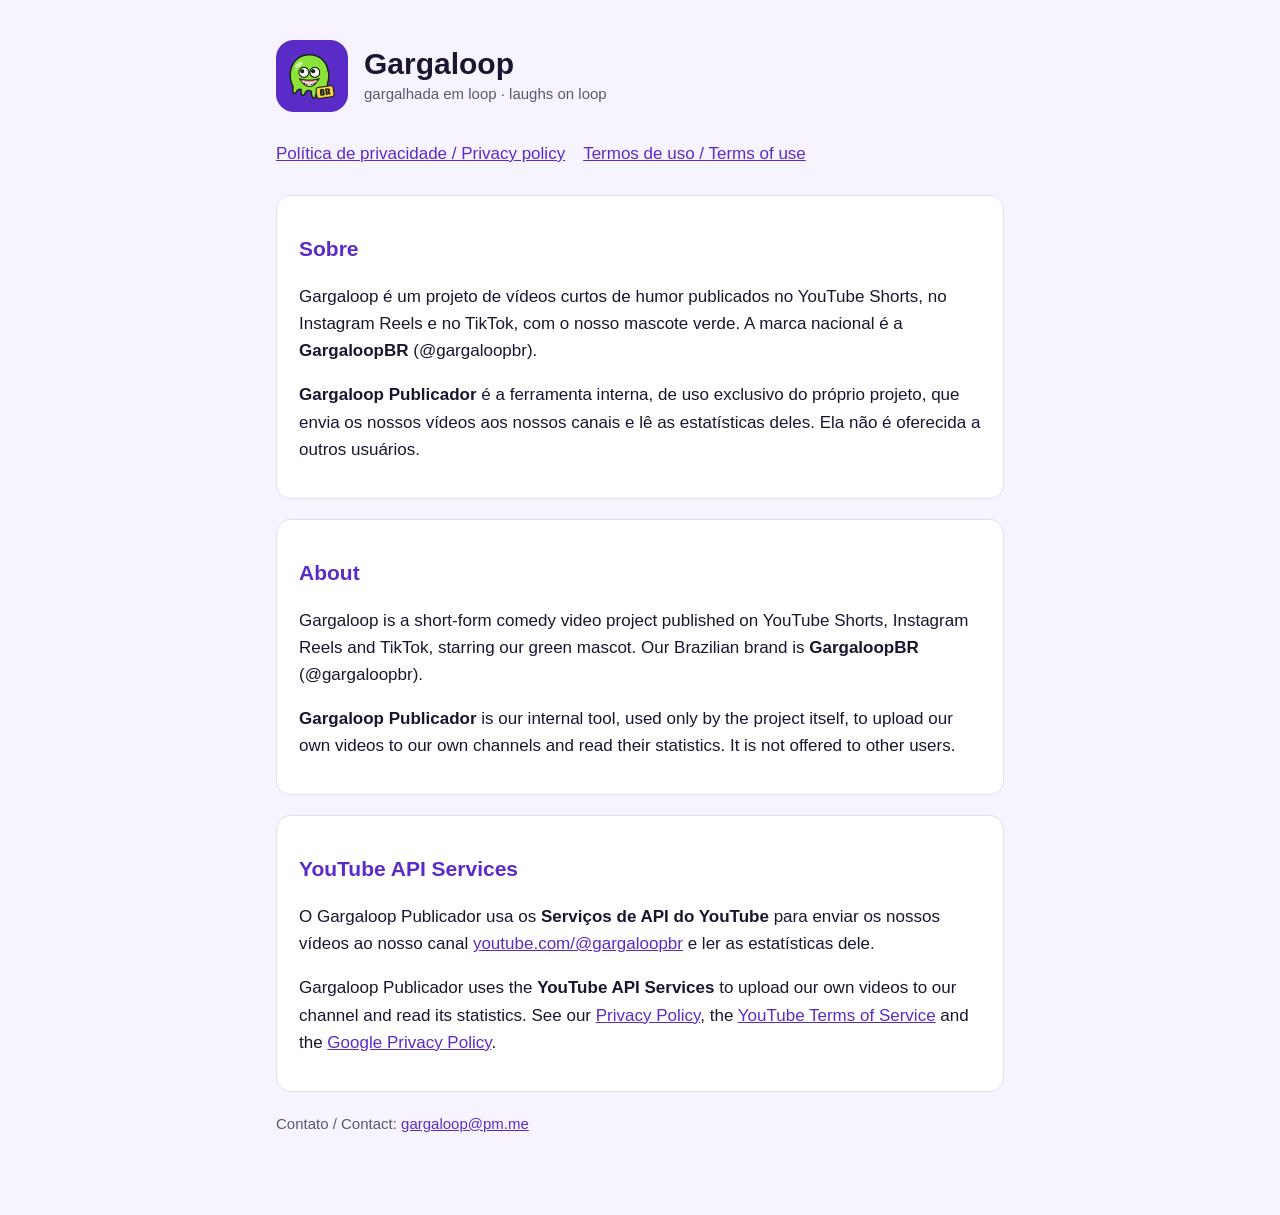
<file: index.html>
<!doctype html>
<html lang="pt-BR">
<head>
  <meta charset="utf-8">
  <meta name="viewport" content="width=device-width, initial-scale=1">
  <title>Gargaloop</title>
  <meta name="description" content="Gargaloop e GargaloopBR: vídeos curtos de humor com o nosso mascote.">
  <link rel="icon" href="logo.png">
  <link rel="stylesheet" href="estilo.css">
</head>
<body>
<main>
  <header>
    <img src="logo.png" alt="Mascote Gargaloop">
    <div>
      <h1>Gargaloop</h1>
      <div class="suave">gargalhada em loop · laughs on loop</div>
    </div>
  </header>
  <nav>
    <a href="privacidade.html">Política de privacidade / Privacy policy</a>
    <a href="termos.html">Termos de uso / Terms of use</a>
  </nav>

  <div class="cartao">
    <h2>Sobre</h2>
    <p>Gargaloop é um projeto de vídeos curtos de humor publicados no YouTube Shorts, no Instagram Reels
      e no TikTok, com o nosso mascote verde. A marca nacional é a <strong>GargaloopBR</strong> (@gargaloopbr).</p>
    <p><strong>Gargaloop Publicador</strong> é a ferramenta interna, de uso exclusivo do próprio projeto, que envia
      os nossos vídeos aos nossos canais e lê as estatísticas deles. Ela não é oferecida a outros usuários.</p>
  </div>

  <div class="cartao" lang="en">
    <h2>About</h2>
    <p>Gargaloop is a short-form comedy video project published on YouTube Shorts, Instagram Reels and TikTok,
      starring our green mascot. Our Brazilian brand is <strong>GargaloopBR</strong> (@gargaloopbr).</p>
    <p><strong>Gargaloop Publicador</strong> is our internal tool, used only by the project itself, to upload our
      own videos to our own channels and read their statistics. It is not offered to other users.</p>
  </div>

  <div class="cartao">
    <h2>YouTube API Services</h2>
    <p>O Gargaloop Publicador usa os <strong>Serviços de API do YouTube</strong> para enviar os nossos vídeos ao nosso canal
      <a href="https://www.youtube.com/@gargaloopbr">youtube.com/@gargaloopbr</a> e ler as estatísticas dele.</p>
    <p lang="en">Gargaloop Publicador uses the <strong>YouTube API Services</strong> to upload our own videos to our channel
      and read its statistics. See our <a href="privacidade.html">Privacy Policy</a>,
      the <a href="https://www.youtube.com/t/terms">YouTube Terms of Service</a> and the
      <a href="https://policies.google.com/privacy">Google Privacy Policy</a>.</p>
  </div>

  <p class="suave">Contato / Contact: <a href="mailto:gargaloop@pm.me">gargaloop@pm.me</a></p>
</main>
</body>
</html>
</file>
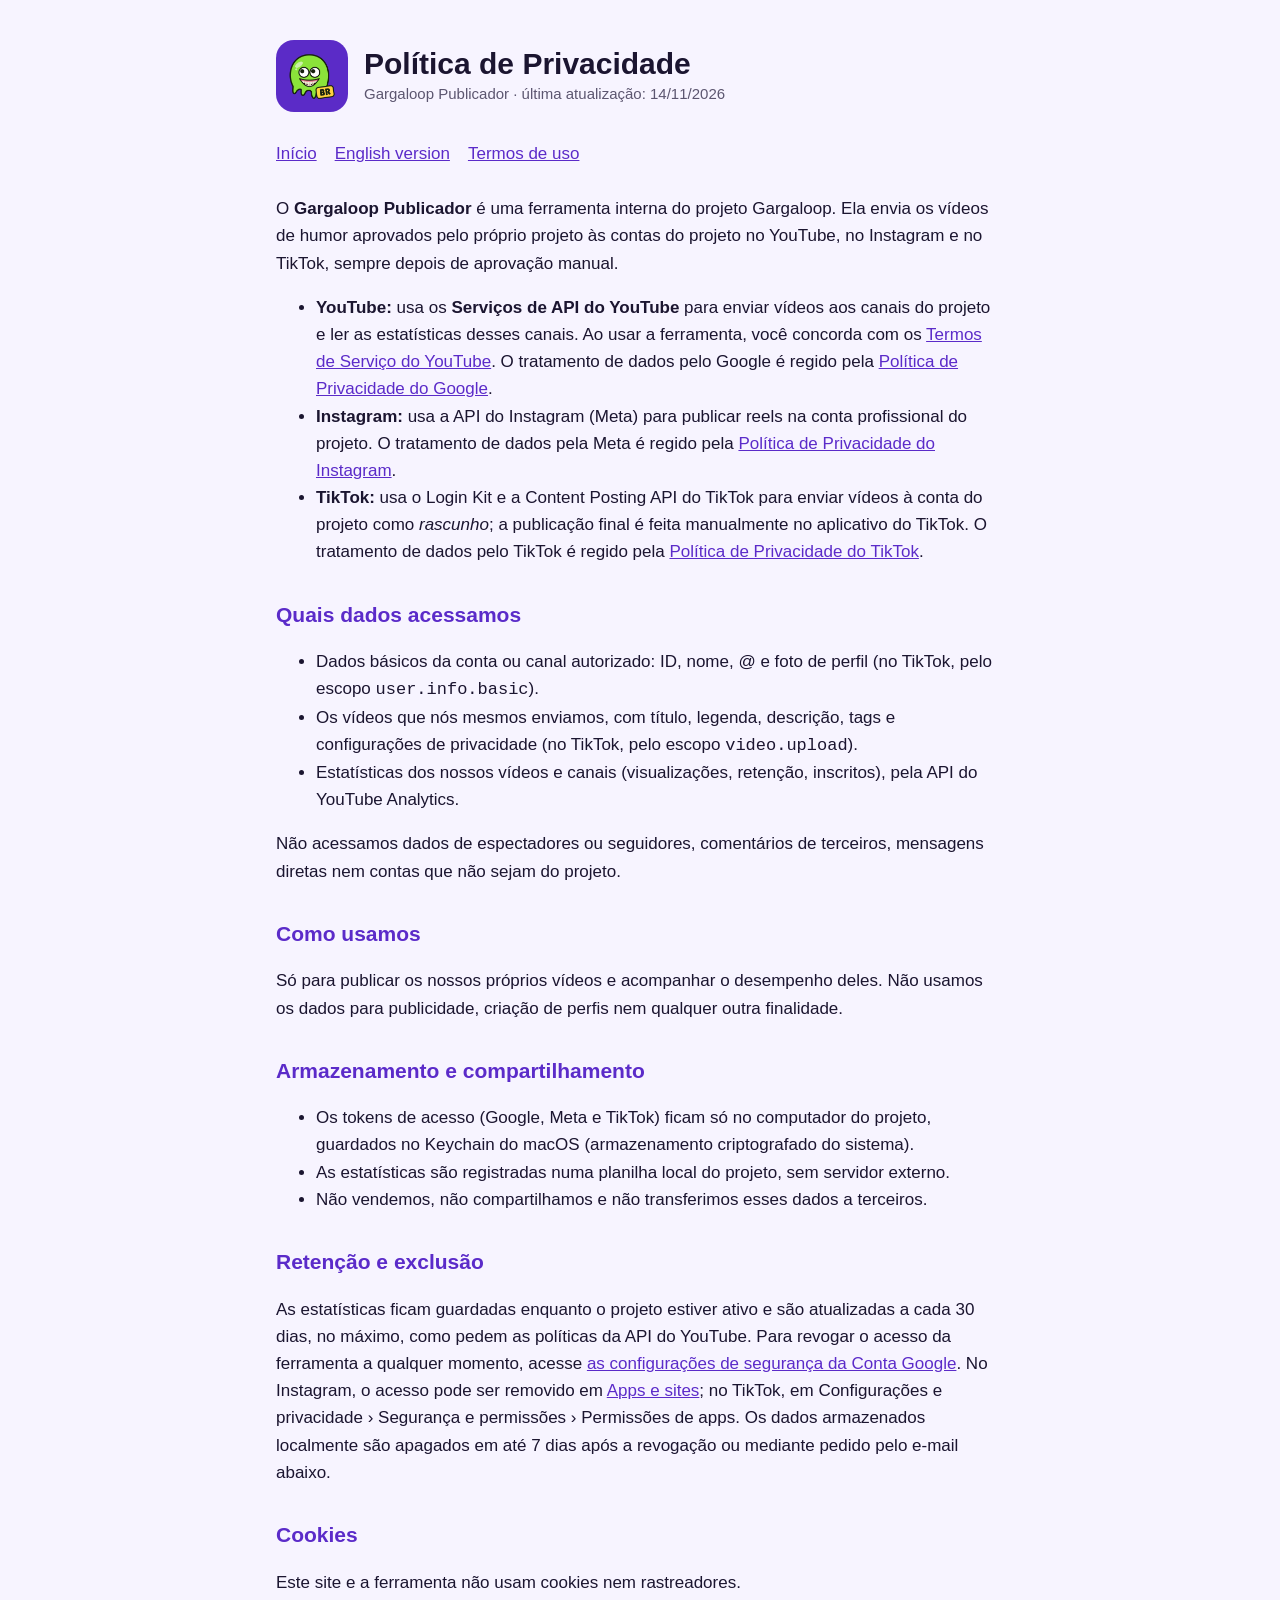
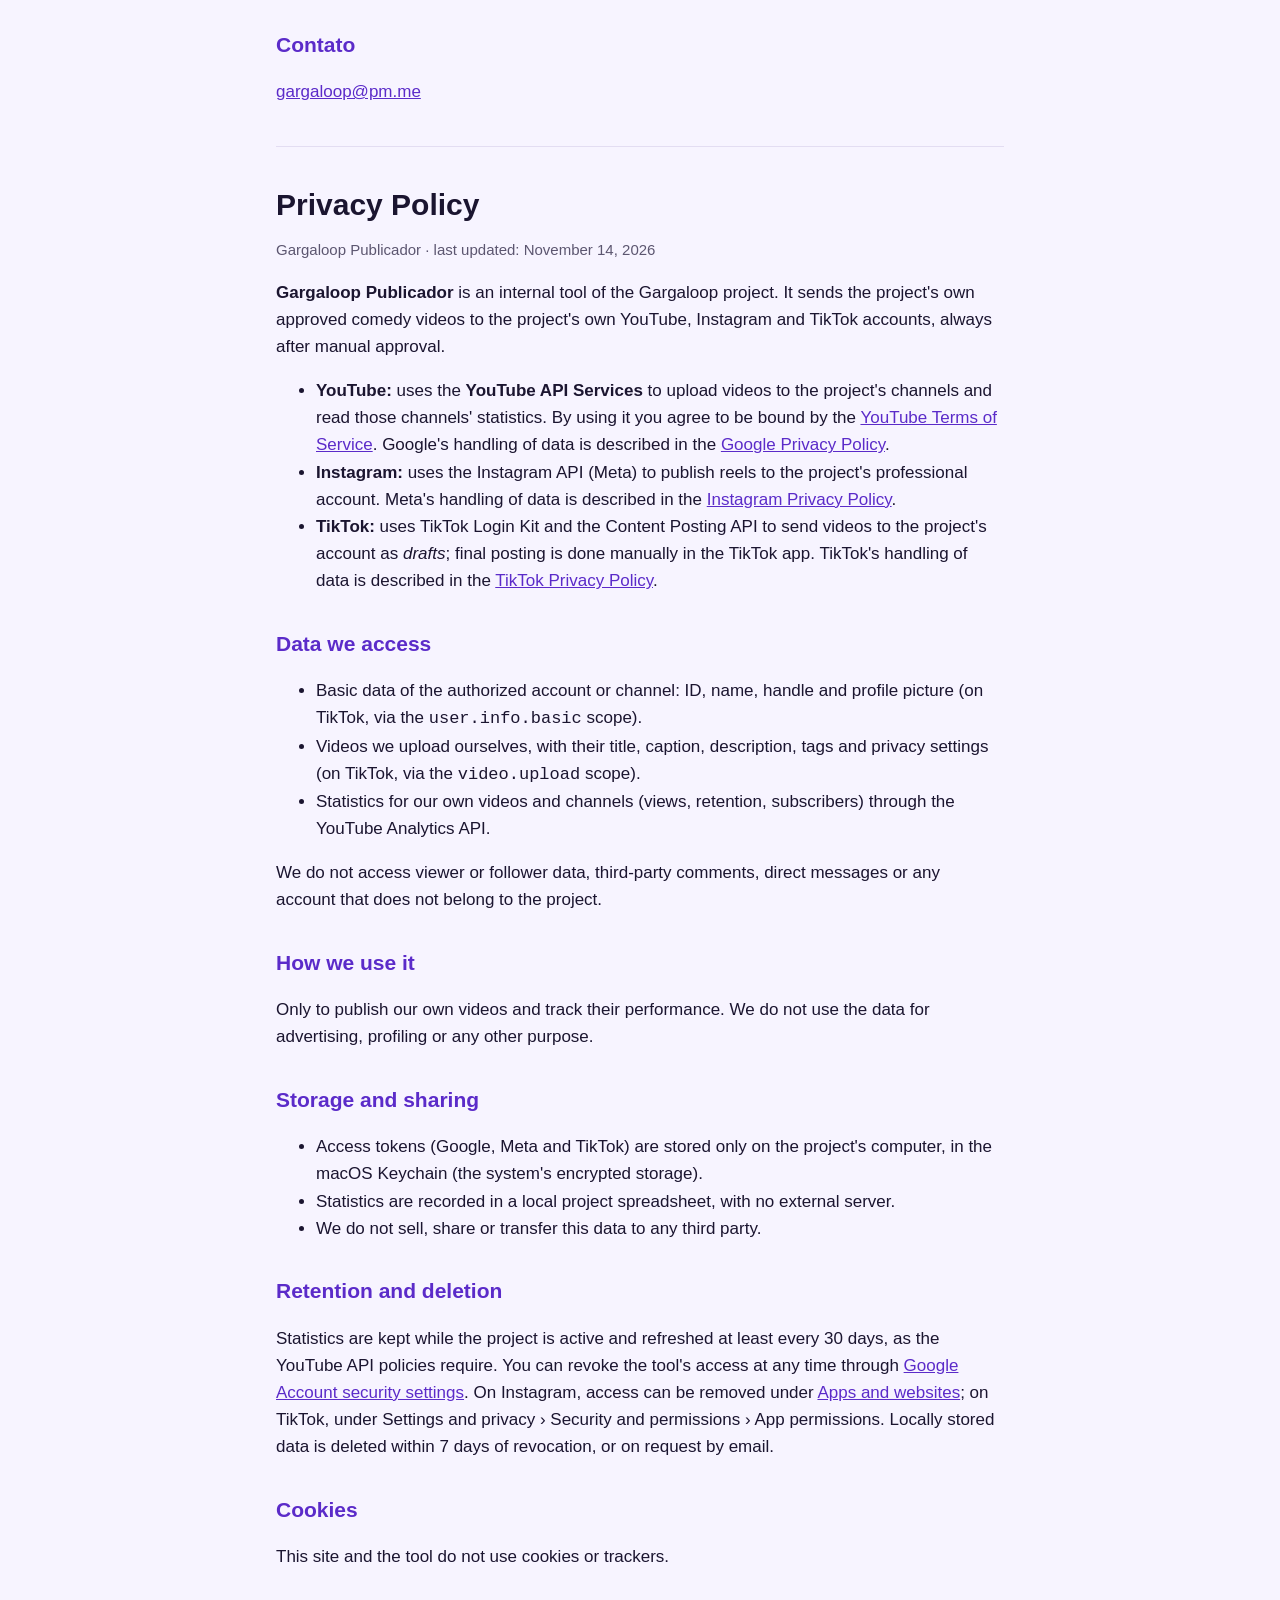
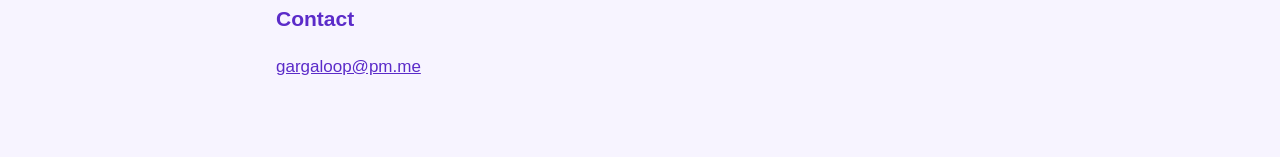
<file: privacidade.html>
<!doctype html>
<html lang="pt-BR">
<head>
  <meta charset="utf-8">
  <meta name="viewport" content="width=device-width, initial-scale=1">
  <title>Política de Privacidade</title>
  <meta name="description" content="Política de privacidade do Gargaloop Publicador (YouTube, Instagram e TikTok).">
  <link rel="icon" href="logo.png">
  <link rel="stylesheet" href="estilo.css">
</head>
<body>
<main>
  <header>
    <img src="logo.png" alt="Mascote Gargaloop">
    <div>
      <h1>Política de Privacidade</h1>
      <div class="suave">Gargaloop Publicador · última atualização: 14/11/2026</div>
    </div>
  </header>
  <nav><a href="index.html">Início</a><a href="#english">English version</a><a href="termos.html">Termos de uso</a></nav>

  <p>O <strong>Gargaloop Publicador</strong> é uma ferramenta interna do projeto Gargaloop. Ela envia os vídeos de humor
    aprovados pelo próprio projeto às contas do projeto no YouTube, no Instagram e no TikTok, sempre depois de aprovação manual.</p>
  <ul>
    <li><strong>YouTube:</strong> usa os <strong>Serviços de API do YouTube</strong> para enviar vídeos aos canais do projeto e ler as
      estatísticas desses canais. Ao usar a ferramenta, você concorda com os
      <a href="https://www.youtube.com/t/terms">Termos de Serviço do YouTube</a>. O tratamento de dados pelo Google é regido pela
      <a href="https://policies.google.com/privacy">Política de Privacidade do Google</a>.</li>
    <li><strong>Instagram:</strong> usa a API do Instagram (Meta) para publicar reels na conta profissional do projeto. O tratamento de
      dados pela Meta é regido pela <a href="https://privacycenter.instagram.com/policy">Política de Privacidade do Instagram</a>.</li>
    <li><strong>TikTok:</strong> usa o Login Kit e a Content Posting API do TikTok para enviar vídeos à conta do projeto como
      <em>rascunho</em>; a publicação final é feita manualmente no aplicativo do TikTok. O tratamento de dados pelo TikTok é regido pela
      <a href="https://www.tiktok.com/legal/privacy-policy">Política de Privacidade do TikTok</a>.</li>
  </ul>

  <h2>Quais dados acessamos</h2>
  <ul>
    <li>Dados básicos da conta ou canal autorizado: ID, nome, @ e foto de perfil (no TikTok, pelo escopo <code>user.info.basic</code>).</li>
    <li>Os vídeos que nós mesmos enviamos, com título, legenda, descrição, tags e configurações de privacidade (no TikTok, pelo escopo <code>video.upload</code>).</li>
    <li>Estatísticas dos nossos vídeos e canais (visualizações, retenção, inscritos), pela API do YouTube Analytics.</li>
  </ul>
  <p>Não acessamos dados de espectadores ou seguidores, comentários de terceiros, mensagens diretas nem contas que não sejam do projeto.</p>

  <h2>Como usamos</h2>
  <p>Só para publicar os nossos próprios vídeos e acompanhar o desempenho deles. Não usamos os dados para publicidade,
    criação de perfis nem qualquer outra finalidade.</p>

  <h2>Armazenamento e compartilhamento</h2>
  <ul>
    <li>Os tokens de acesso (Google, Meta e TikTok) ficam só no computador do projeto, guardados no Keychain do macOS (armazenamento criptografado do sistema).</li>
    <li>As estatísticas são registradas numa planilha local do projeto, sem servidor externo.</li>
    <li>Não vendemos, não compartilhamos e não transferimos esses dados a terceiros.</li>
  </ul>

  <h2>Retenção e exclusão</h2>
  <p>As estatísticas ficam guardadas enquanto o projeto estiver ativo e são atualizadas a cada 30 dias, no máximo, como pedem as
    políticas da API do YouTube. Para revogar o acesso da ferramenta a qualquer momento, acesse
    <a href="https://security.google.com/settings/security/permissions">as configurações de segurança da Conta Google</a>.
    No Instagram, o acesso pode ser removido em <a href="https://www.instagram.com/accounts/manage_access/">Apps e sites</a>; no TikTok,
    em Configurações e privacidade › Segurança e permissões › Permissões de apps. Os dados armazenados localmente são apagados em até 7 dias
    após a revogação ou mediante pedido pelo e-mail abaixo.</p>

  <h2>Cookies</h2>
  <p>Este site e a ferramenta não usam cookies nem rastreadores.</p>

  <h2>Contato</h2>
  <p><a href="mailto:gargaloop@pm.me">gargaloop@pm.me</a></p>

  <hr>

  <section id="english" lang="en">
    <h1>Privacy Policy</h1>
    <p class="suave">Gargaloop Publicador · last updated: November 14, 2026</p>

    <p><strong>Gargaloop Publicador</strong> is an internal tool of the Gargaloop project. It sends the project's own approved
      comedy videos to the project's own YouTube, Instagram and TikTok accounts, always after manual approval.</p>
    <ul>
      <li><strong>YouTube:</strong> uses the <strong>YouTube API Services</strong> to upload videos to the project's channels and read
        those channels' statistics. By using it you agree to be bound by the <a href="https://www.youtube.com/t/terms">YouTube Terms of Service</a>.
        Google's handling of data is described in the <a href="https://policies.google.com/privacy">Google Privacy Policy</a>.</li>
      <li><strong>Instagram:</strong> uses the Instagram API (Meta) to publish reels to the project's professional account. Meta's handling
        of data is described in the <a href="https://privacycenter.instagram.com/policy">Instagram Privacy Policy</a>.</li>
      <li><strong>TikTok:</strong> uses TikTok Login Kit and the Content Posting API to send videos to the project's account as
        <em>drafts</em>; final posting is done manually in the TikTok app. TikTok's handling of data is described in the
        <a href="https://www.tiktok.com/legal/privacy-policy">TikTok Privacy Policy</a>.</li>
    </ul>

    <h2>Data we access</h2>
    <ul>
      <li>Basic data of the authorized account or channel: ID, name, handle and profile picture (on TikTok, via the <code>user.info.basic</code> scope).</li>
      <li>Videos we upload ourselves, with their title, caption, description, tags and privacy settings (on TikTok, via the <code>video.upload</code> scope).</li>
      <li>Statistics for our own videos and channels (views, retention, subscribers) through the YouTube Analytics API.</li>
    </ul>
    <p>We do not access viewer or follower data, third-party comments, direct messages or any account that does not belong to the project.</p>

    <h2>How we use it</h2>
    <p>Only to publish our own videos and track their performance. We do not use the data for advertising, profiling or any other purpose.</p>

    <h2>Storage and sharing</h2>
    <ul>
      <li>Access tokens (Google, Meta and TikTok) are stored only on the project's computer, in the macOS Keychain (the system's encrypted storage).</li>
      <li>Statistics are recorded in a local project spreadsheet, with no external server.</li>
      <li>We do not sell, share or transfer this data to any third party.</li>
    </ul>

    <h2>Retention and deletion</h2>
    <p>Statistics are kept while the project is active and refreshed at least every 30 days, as the YouTube API policies require.
      You can revoke the tool's access at any time through
      <a href="https://security.google.com/settings/security/permissions">Google Account security settings</a>.
      On Instagram, access can be removed under <a href="https://www.instagram.com/accounts/manage_access/">Apps and websites</a>; on TikTok,
      under Settings and privacy › Security and permissions › App permissions. Locally stored data is deleted within 7 days of revocation, or on request by email.</p>

    <h2>Cookies</h2>
    <p>This site and the tool do not use cookies or trackers.</p>

    <h2>Contact</h2>
    <p><a href="mailto:gargaloop@pm.me">gargaloop@pm.me</a></p>
  </section>
</main>
</body>
</html>
</file>
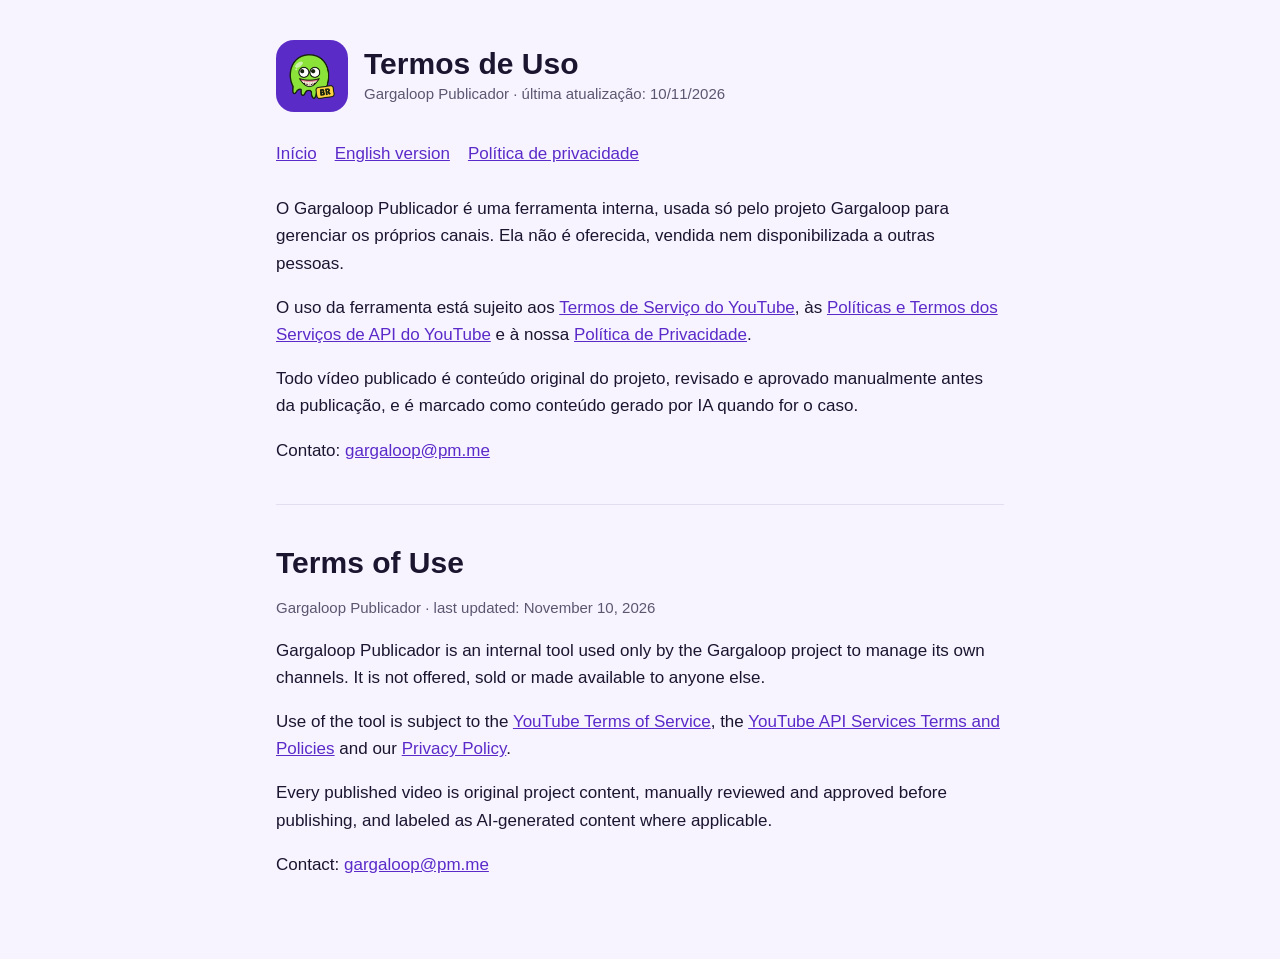
<file: termos.html>
<!doctype html>
<html lang="pt-BR">
<head>
  <meta charset="utf-8">
  <meta name="viewport" content="width=device-width, initial-scale=1">
  <title>Termos de Uso</title>
  <meta name="description" content="Termos de uso do Gargaloop Publicador.">
  <link rel="icon" href="logo.png">
  <link rel="stylesheet" href="estilo.css">
</head>
<body>
<main>
  <header>
    <img src="logo.png" alt="Mascote Gargaloop">
    <div>
      <h1>Termos de Uso</h1>
      <div class="suave">Gargaloop Publicador · última atualização: 10/11/2026</div>
    </div>
  </header>
  <nav><a href="index.html">Início</a><a href="#english">English version</a><a href="privacidade.html">Política de privacidade</a></nav>

  <p>O Gargaloop Publicador é uma ferramenta interna, usada só pelo projeto Gargaloop para gerenciar os próprios canais.
    Ela não é oferecida, vendida nem disponibilizada a outras pessoas.</p>
  <p>O uso da ferramenta está sujeito aos <a href="https://www.youtube.com/t/terms">Termos de Serviço do YouTube</a>,
    às <a href="https://developers.google.com/youtube/terms/api-services-terms-of-service">Políticas e Termos dos Serviços de API do YouTube</a>
    e à nossa <a href="privacidade.html">Política de Privacidade</a>.</p>
  <p>Todo vídeo publicado é conteúdo original do projeto, revisado e aprovado manualmente antes da publicação,
    e é marcado como conteúdo gerado por IA quando for o caso.</p>
  <p>Contato: <a href="mailto:gargaloop@pm.me">gargaloop@pm.me</a></p>

  <hr>

  <section id="english" lang="en">
    <h1>Terms of Use</h1>
    <p class="suave">Gargaloop Publicador · last updated: November 10, 2026</p>
    <p>Gargaloop Publicador is an internal tool used only by the Gargaloop project to manage its own channels.
      It is not offered, sold or made available to anyone else.</p>
    <p>Use of the tool is subject to the <a href="https://www.youtube.com/t/terms">YouTube Terms of Service</a>,
      the <a href="https://developers.google.com/youtube/terms/api-services-terms-of-service">YouTube API Services Terms and Policies</a>
      and our <a href="privacidade.html">Privacy Policy</a>.</p>
    <p>Every published video is original project content, manually reviewed and approved before publishing,
      and labeled as AI-generated content where applicable.</p>
    <p>Contact: <a href="mailto:gargaloop@pm.me">gargaloop@pm.me</a></p>
  </section>
</main>
</body>
</html>
</file>
<file: estilo.css>
:root {
  --fundo: #F7F4FF;
  --texto: #1B1530;
  --suave: #5C5670;
  --roxo: #5B2BC9;
  --verde: #8BE03C;
  --cartao: #FFFFFF;
  --linha: #E3DDF2;
}
@media (prefers-color-scheme: dark) {
  :root {
    --fundo: #12081F;
    --texto: #F2EEFA;
    --suave: #B7AFCB;
    --roxo: #B79BFF;
    --cartao: #1D1330;
    --linha: #342A4A;
  }
}
* { box-sizing: border-box; }
body {
  margin: 0;
  background: var(--fundo);
  color: var(--texto);
  font: 17px/1.6 -apple-system, BlinkMacSystemFont, "Segoe UI", Roboto, Helvetica, Arial, sans-serif;
}
main { max-width: 760px; margin: 0 auto; padding: 40px 16px 64px; }
header { display: flex; align-items: center; gap: 16px; margin-bottom: 28px; }
header img { width: 72px; height: 72px; border-radius: 18px; }
h1 { font-size: 30px; line-height: 1.2; margin: 0; }
h2 { font-size: 21px; margin: 32px 0 8px; color: var(--roxo); }
p, li { color: var(--texto); }
.suave { color: var(--suave); font-size: 15px; }
a { color: var(--roxo); }
nav { display: flex; flex-wrap: wrap; gap: 8px 18px; margin: 8px 0 28px; }
.cartao { background: var(--cartao); border: 1px solid var(--linha); border-radius: 14px; padding: 4px 22px 18px; margin: 20px 0; }
hr { border: 0; border-top: 1px solid var(--linha); margin: 40px 0; }
</file>
